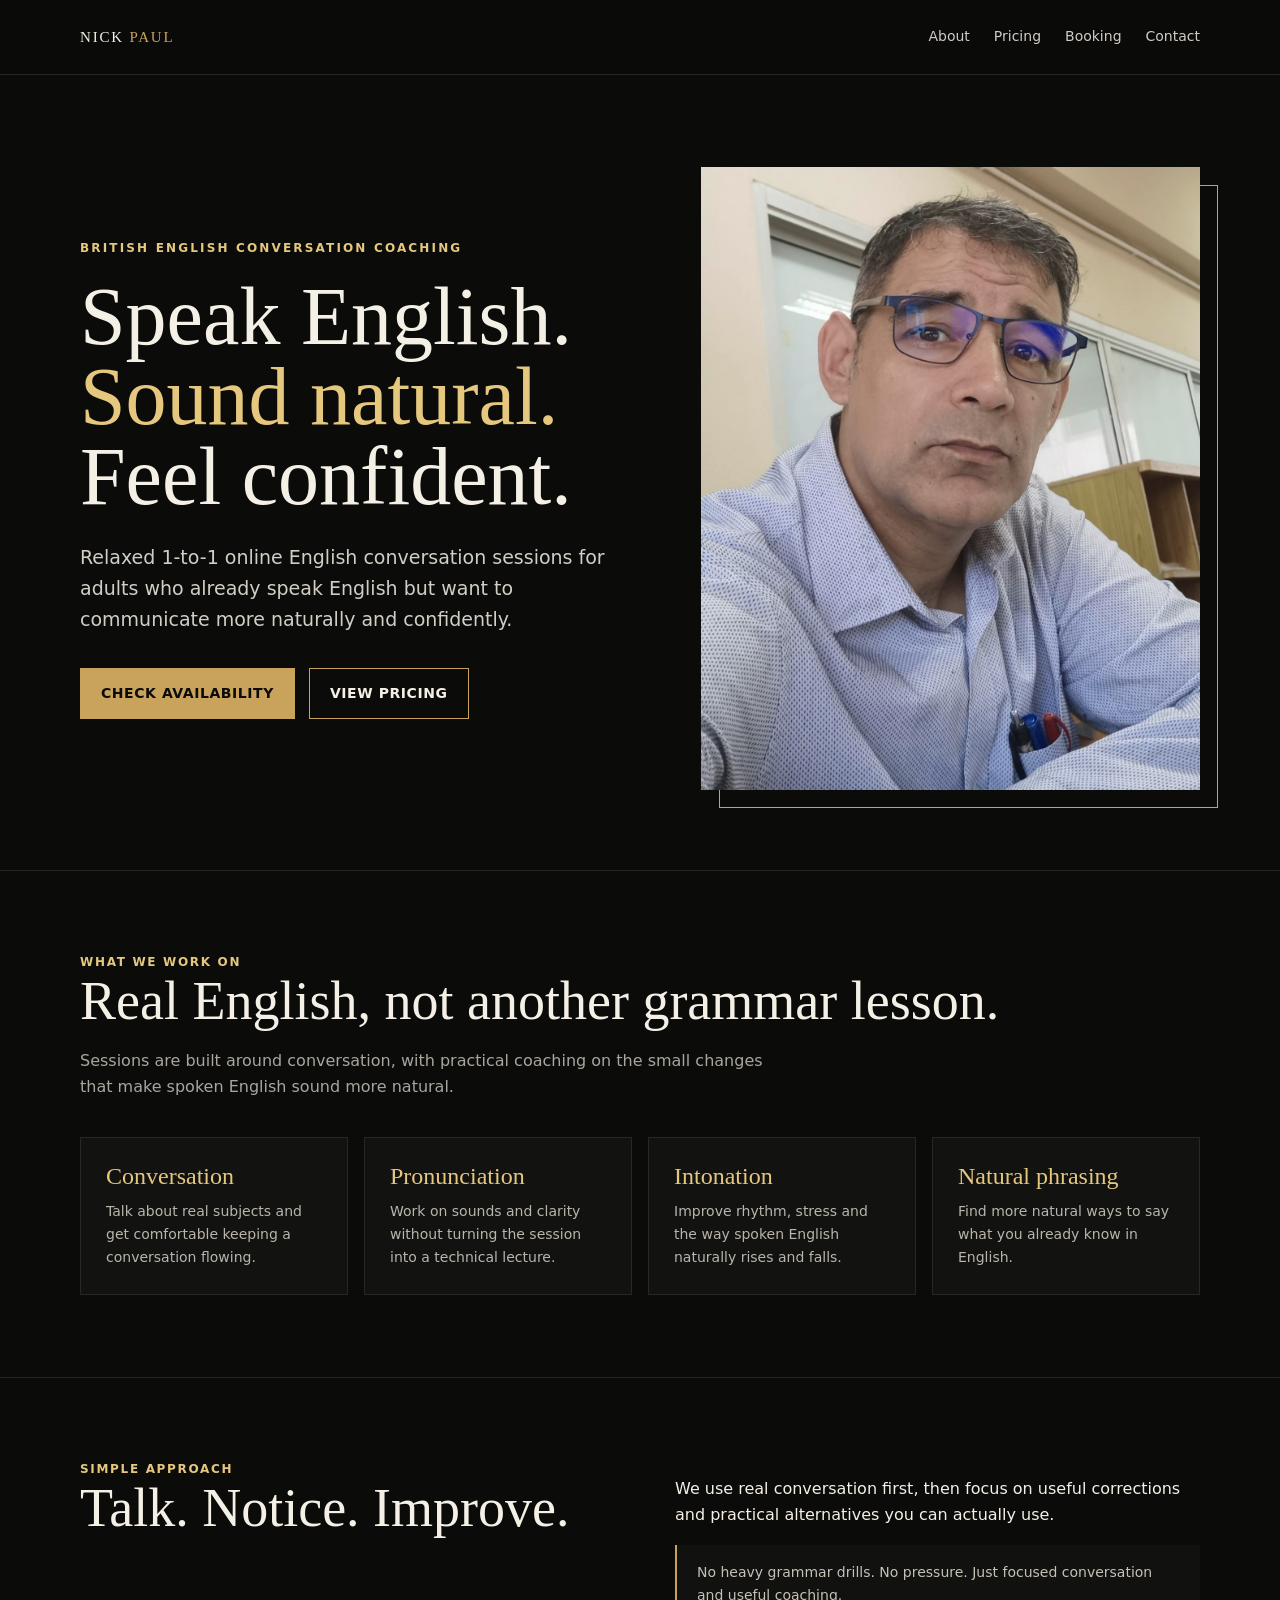
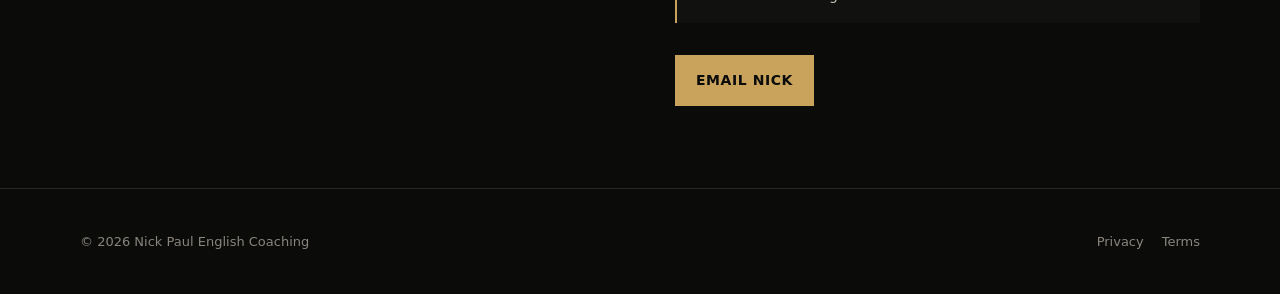
<file: index.html>
<!doctype html><html lang="en-GB"><head><meta charset="utf-8"><meta name="viewport" content="width=device-width,initial-scale=1"><title>Nick Paul | British English Conversation Coach</title><meta name="description" content="Relaxed 1-to-1 online British English conversation coaching. Speak naturally, improve pronunciation and build confidence."><link rel="stylesheet" href="style.css"></head><body><header class="nav"><div class="wrap navin"><a class="brand" href="index.html">NICK <span>PAUL</span></a><nav><a href="about.html">About</a><a href="pricing.html">Pricing</a><a href="booking.html">Booking</a><a href="mailto:nickpaulteaching@gmail.com">Contact</a></nav></div></header><main><section class="wrap hero"><div><div class="eyebrow">BRITISH ENGLISH CONVERSATION COACHING</div><h1>Speak English.<br><em>Sound natural.</em><br>Feel confident.</h1><p class="lead">Relaxed 1-to-1 online English conversation sessions for adults who already speak English but want to communicate more naturally and confidently.</p><div class="buttons"><a class="btn primary" href="booking.html">CHECK AVAILABILITY</a><a class="btn" href="pricing.html">VIEW PRICING</a></div></div><div class="portrait"><img src="nick-portrait.jpg" alt="Nick Paul, British English tutor"></div></section><section class="section"><div class="wrap"><div class="kicker">What we work on</div><h2>Real English, not another grammar lesson.</h2><p class="section-intro">Sessions are built around conversation, with practical coaching on the small changes that make spoken English sound more natural.</p><div class="grid"><div class="card"><b>Conversation</b><p>Talk about real subjects and get comfortable keeping a conversation flowing.</p></div><div class="card"><b>Pronunciation</b><p>Work on sounds and clarity without turning the session into a technical lecture.</p></div><div class="card"><b>Intonation</b><p>Improve rhythm, stress and the way spoken English naturally rises and falls.</p></div><div class="card"><b>Natural phrasing</b><p>Find more natural ways to say what you already know in English.</p></div></div></div></section><section class="section"><div class="wrap split"><div><div class="kicker">Simple approach</div><h2>Talk. Notice. Improve.</h2></div><div><p>We use real conversation first, then focus on useful corrections and practical alternatives you can actually use.</p><p class="notice">No heavy grammar drills. No pressure. Just focused conversation and useful coaching.</p><div class="buttons"><a class="btn primary" href="mailto:nickpaulteaching@gmail.com">EMAIL NICK</a></div></div></div></section></main><footer class="footer"><div class="wrap footerin"><div>© 2026 Nick Paul English Coaching</div><div class="smallnav"><a href="privacy.html">Privacy</a><a href="terms.html">Terms</a></div></div></footer></body></html>
</file>
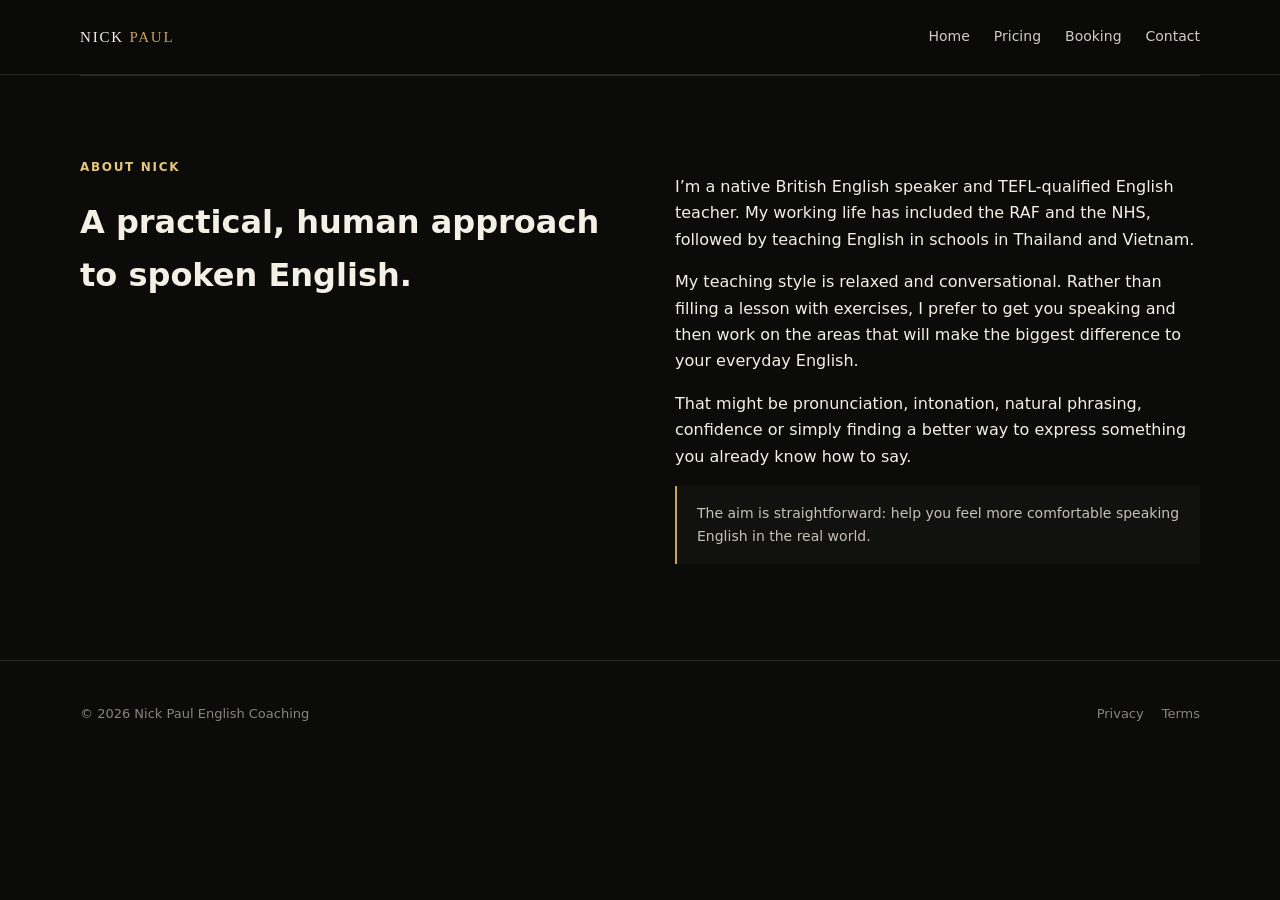
<file: about.html>
<!doctype html><html lang="en-GB"><head><meta charset="utf-8"><meta name="viewport" content="width=device-width,initial-scale=1"><title>About | Nick Paul English Coaching</title><link rel="stylesheet" href="style.css"></head><body><header class="nav"><div class="wrap navin"><a class="brand" href="index.html">NICK <span>PAUL</span></a><nav><a href="index.html">Home</a><a href="pricing.html">Pricing</a><a href="booking.html">Booking</a><a href="mailto:nickpaulteaching@gmail.com">Contact</a></nav></div></header><main class="wrap section"><div class="split"><div><div class="kicker">About Nick</div><h1 class="hero h1" style="padding:0;margin:18px 0 0;display:block">A practical, human approach to spoken English.</h1></div><div><p>I’m a native British English speaker and TEFL-qualified English teacher. My working life has included the RAF and the NHS, followed by teaching English in schools in Thailand and Vietnam.</p><p>My teaching style is relaxed and conversational. Rather than filling a lesson with exercises, I prefer to get you speaking and then work on the areas that will make the biggest difference to your everyday English.</p><p>That might be pronunciation, intonation, natural phrasing, confidence or simply finding a better way to express something you already know how to say.</p><p class="notice">The aim is straightforward: help you feel more comfortable speaking English in the real world.</p></div></div></main><footer class="footer"><div class="wrap footerin"><div>© 2026 Nick Paul English Coaching</div><div class="smallnav"><a href="privacy.html">Privacy</a><a href="terms.html">Terms</a></div></div></footer></body></html>
</file>
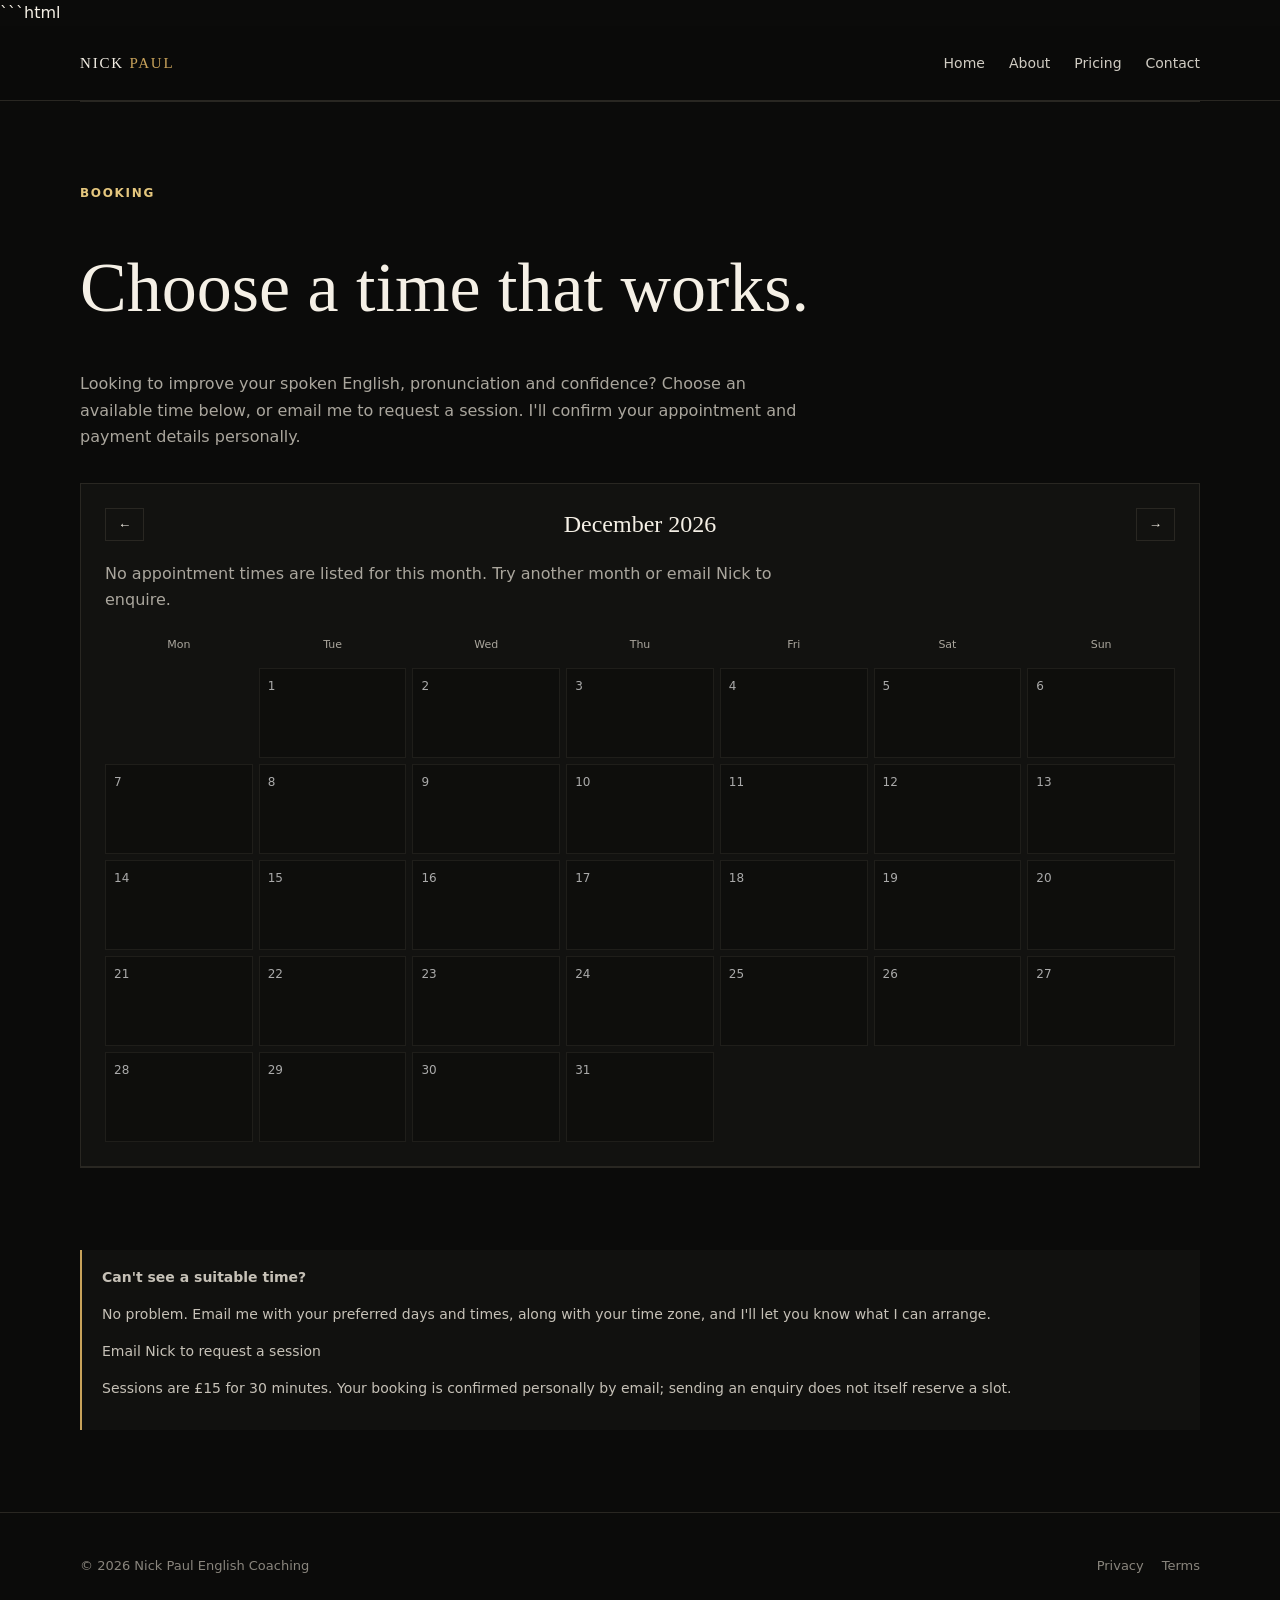
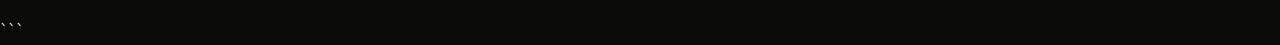
<file: booking.html>
```html
<!doctype html>
<html lang="en-GB">
<head>
  <meta charset="utf-8">
  <meta name="viewport" content="width=device-width, initial-scale=1">
  <title>Booking | Nick Paul English Coaching</title>
  <meta name="description" content="Request a relaxed, one-to-one English coaching session with Nick Paul.">
  <link rel="stylesheet" href="style.css">
</head>
<body>
  <header class="nav">
    <div class="wrap navin">
      <a class="brand" href="index.html">NICK <span>PAUL</span></a>
      <nav>
        <a href="index.html">Home</a>
        <a href="about.html">About</a>
        <a href="pricing.html">Pricing</a>
        <a href="mailto:nickpaulteaching@gmail.com">Contact</a>
      </nav>
    </div>
  </header>

  <main class="wrap section">
    <div class="kicker">Booking</div>

    <h1 style="font:500 clamp(44px,6vw,70px)/1.05 Georgia,serif">
      Choose a time that works.
    </h1>

    <p class="section-intro">
      Looking to improve your spoken English, pronunciation and confidence?
      Choose an available time below, or email me to request a session.
      I'll confirm your appointment and payment details personally.
    </p>

    <div id="calendar" class="calendar"></div>

    <section class="section" style="padding-bottom:0">
      <div class="notice">
        <strong>Can't see a suitable time?</strong>
        <p>
          No problem. Email me with your preferred days and times, along
          with your time zone, and I'll let you know what I can arrange.
        </p>
        <p>
          <a href="mailto:nickpaulteaching@gmail.com?subject=English%20coaching%20enquiry">
            Email Nick to request a session
          </a>
        </p>
        <p>
          Sessions are £15 for 30 minutes. Your booking is confirmed
          personally by email; sending an enquiry does not itself reserve a slot.
        </p>
      </div>
    </section>
  </main>

  <footer class="footer">
    <div class="wrap footerin">
      <div>© 2026 Nick Paul English Coaching</div>
      <div class="smallnav">
        <a href="privacy.html">Privacy</a>
        <a href="terms.html">Terms</a>
      </div>
    </div>
  </footer>

  <script src="script.js"></script>
</body>
</html>
```
</file>
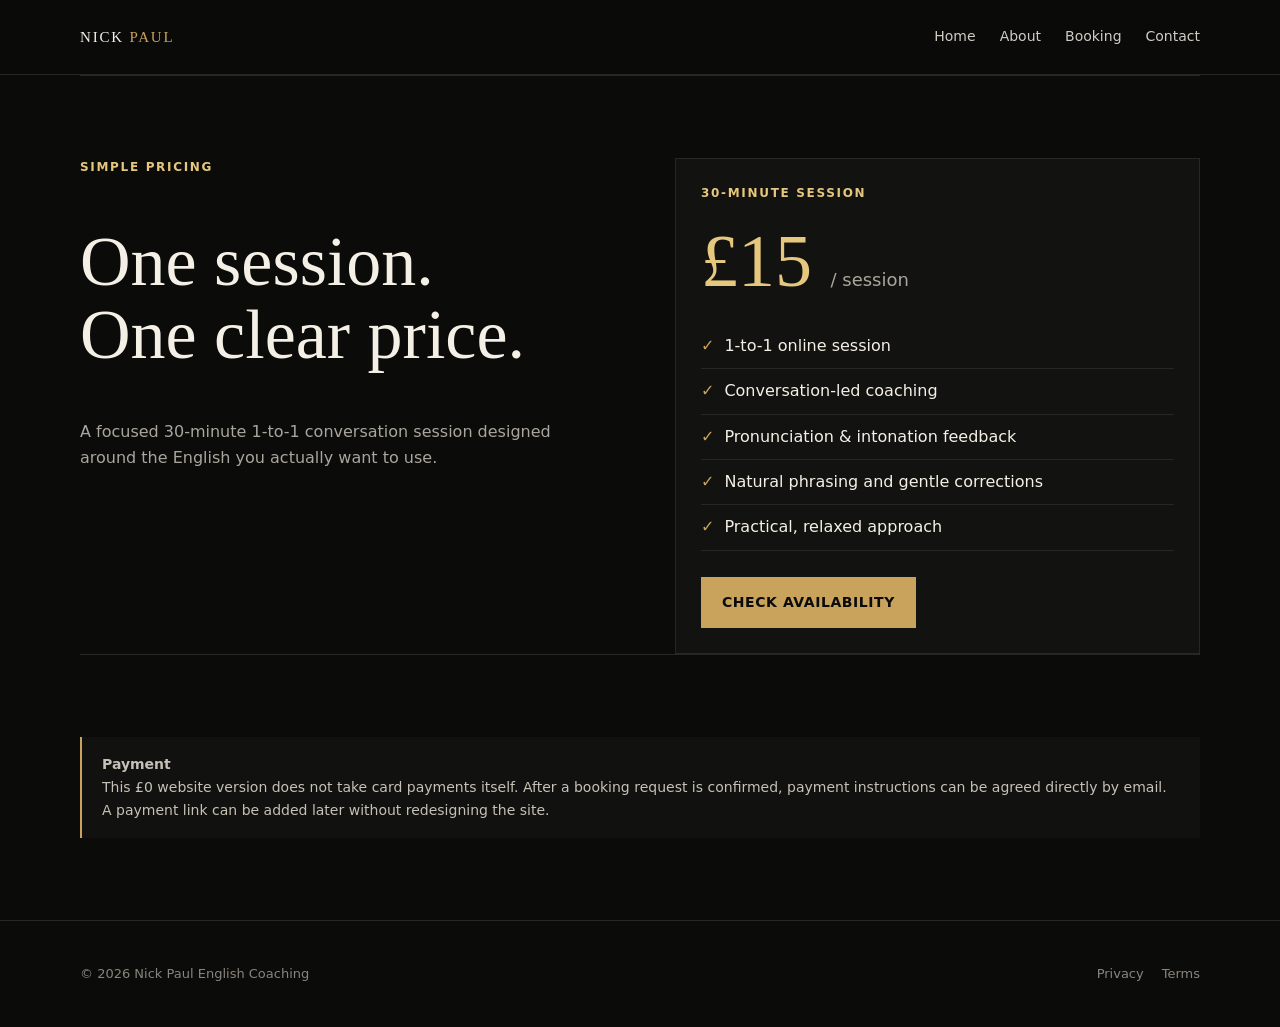
<file: pricing.html>
<!doctype html><html lang="en-GB"><head><meta charset="utf-8"><meta name="viewport" content="width=device-width,initial-scale=1"><title>Pricing | Nick Paul English Coaching</title><link rel="stylesheet" href="style.css"></head><body><header class="nav"><div class="wrap navin"><a class="brand" href="index.html">NICK <span>PAUL</span></a><nav><a href="index.html">Home</a><a href="about.html">About</a><a href="booking.html">Booking</a><a href="mailto:nickpaulteaching@gmail.com">Contact</a></nav></div></header><main class="wrap section"><div class="split"><div><div class="kicker">Simple pricing</div><h1 style="font:500 clamp(44px,6vw,70px)/1.05 Georgia,serif">One session.<br>One clear price.</h1><p class="section-intro">A focused 30-minute 1-to-1 conversation session designed around the English you actually want to use.</p></div><div class="card"><div class="kicker">30-minute session</div><div class="price">£15 <small>/ session</small></div><ul class="clean"><li>1-to-1 online session</li><li>Conversation-led coaching</li><li>Pronunciation & intonation feedback</li><li>Natural phrasing and gentle corrections</li><li>Practical, relaxed approach</li></ul><a class="btn primary" href="booking.html">CHECK AVAILABILITY</a></div></div><div class="section" style="padding-bottom:0"><div class="notice"><strong>Payment</strong><br>This £0 website version does not take card payments itself. After a booking request is confirmed, payment instructions can be agreed directly by email. A payment link can be added later without redesigning the site.</div></div></main><footer class="footer"><div class="wrap footerin"><div>© 2026 Nick Paul English Coaching</div><div class="smallnav"><a href="privacy.html">Privacy</a><a href="terms.html">Terms</a></div></div></footer></body></html>
</file>
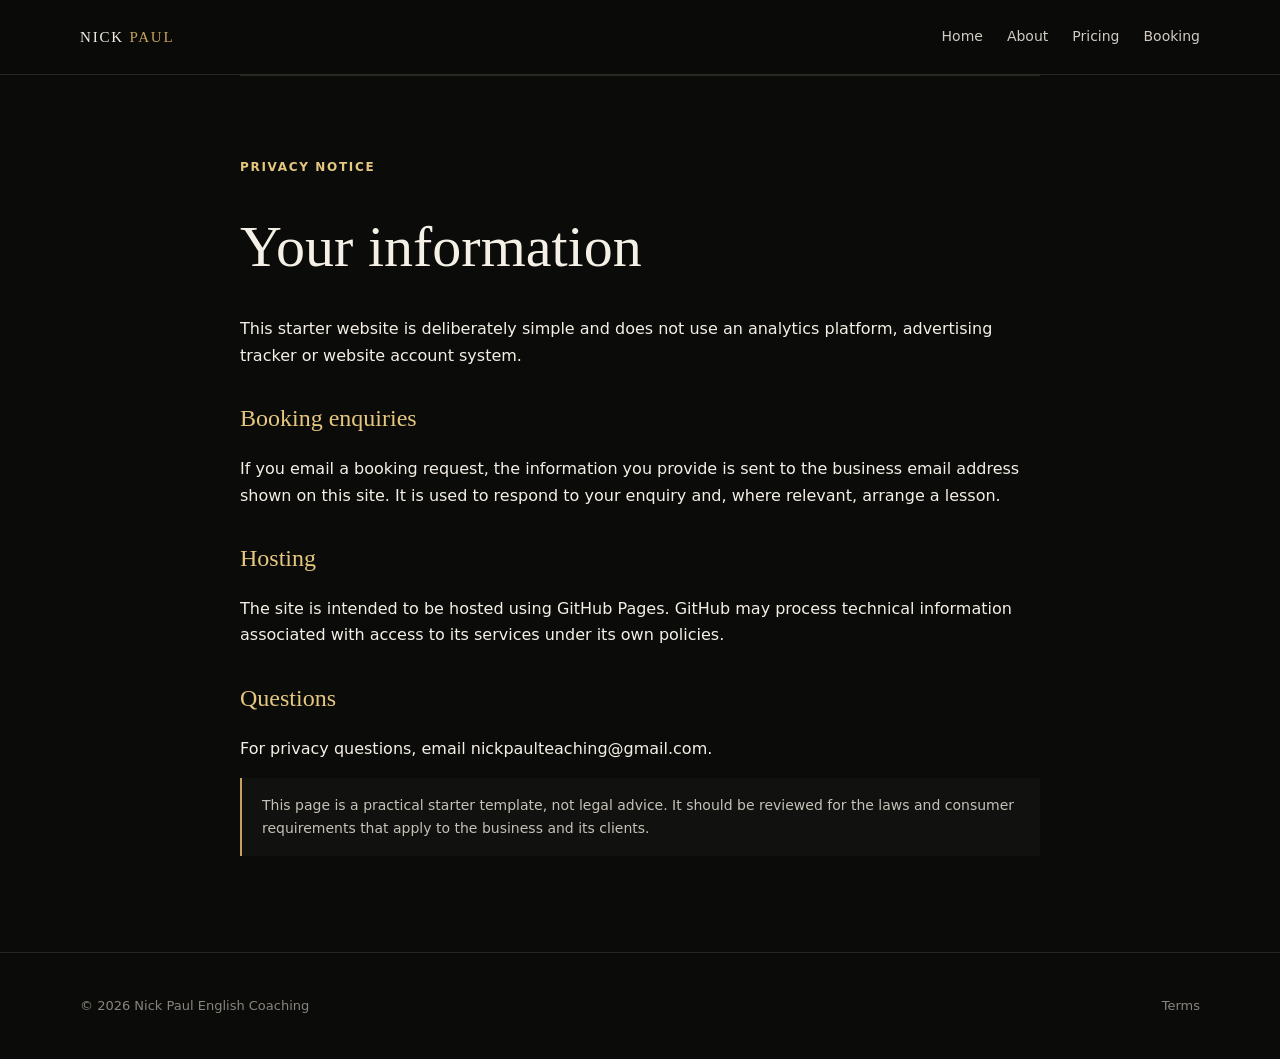
<file: privacy.html>
<!doctype html><html lang="en-GB"><head><meta charset="utf-8"><meta name="viewport" content="width=device-width,initial-scale=1"><title>Privacy | Nick Paul English Coaching</title><link rel="stylesheet" href="style.css"></head><body><header class="nav"><div class="wrap navin"><a class="brand" href="index.html">NICK <span>PAUL</span></a><nav><a href="index.html">Home</a><a href="about.html">About</a><a href="pricing.html">Pricing</a><a href="booking.html">Booking</a></nav></div></header><main class="wrap section legal"><div class="kicker">Privacy notice</div><h1 style="font:500 58px/1.05 Georgia,serif">Your information</h1><p>This starter website is deliberately simple and does not use an analytics platform, advertising tracker or website account system.</p><h3>Booking enquiries</h3><p>If you email a booking request, the information you provide is sent to the business email address shown on this site. It is used to respond to your enquiry and, where relevant, arrange a lesson.</p><h3>Hosting</h3><p>The site is intended to be hosted using GitHub Pages. GitHub may process technical information associated with access to its services under its own policies.</p><h3>Questions</h3><p>For privacy questions, email <a href="mailto:nickpaulteaching@gmail.com">nickpaulteaching@gmail.com</a>.</p><p class="notice">This page is a practical starter template, not legal advice. It should be reviewed for the laws and consumer requirements that apply to the business and its clients.</p></main><footer class="footer"><div class="wrap footerin"><div>© 2026 Nick Paul English Coaching</div><a href="terms.html">Terms</a></div></footer></body></html>
</file>
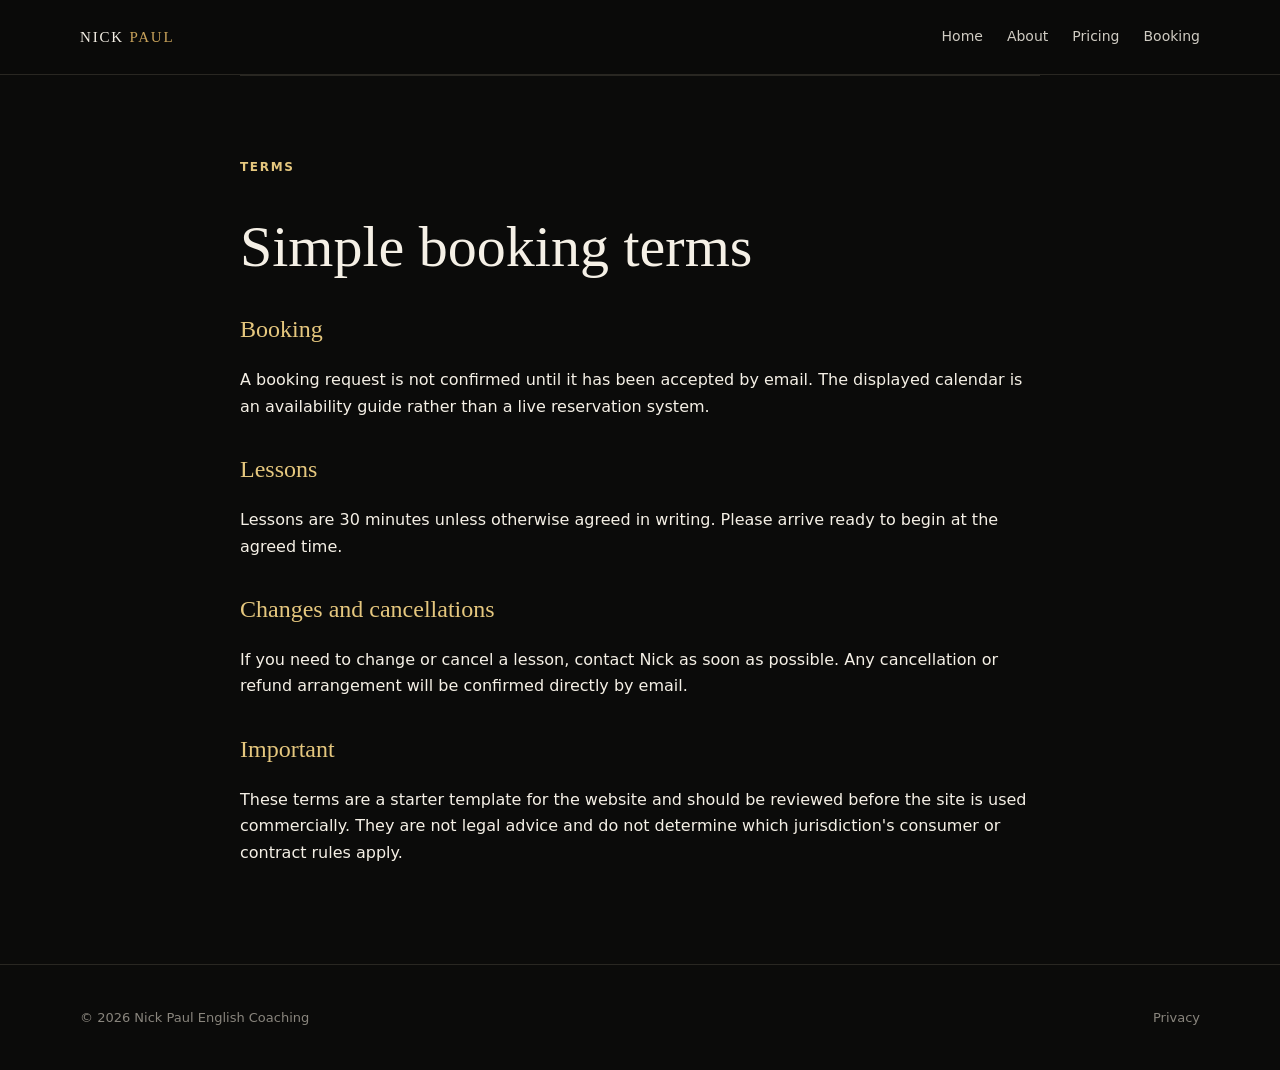
<file: terms.html>
<!doctype html><html lang="en-GB"><head><meta charset="utf-8"><meta name="viewport" content="width=device-width,initial-scale=1"><title>Terms | Nick Paul English Coaching</title><link rel="stylesheet" href="style.css"></head><body><header class="nav"><div class="wrap navin"><a class="brand" href="index.html">NICK <span>PAUL</span></a><nav><a href="index.html">Home</a><a href="about.html">About</a><a href="pricing.html">Pricing</a><a href="booking.html">Booking</a></nav></div></header><main class="wrap section legal"><div class="kicker">Terms</div><h1 style="font:500 58px/1.05 Georgia,serif">Simple booking terms</h1><h3>Booking</h3><p>A booking request is not confirmed until it has been accepted by email. The displayed calendar is an availability guide rather than a live reservation system.</p><h3>Lessons</h3><p>Lessons are 30 minutes unless otherwise agreed in writing. Please arrive ready to begin at the agreed time.</p><h3>Changes and cancellations</h3><p>If you need to change or cancel a lesson, contact Nick as soon as possible. Any cancellation or refund arrangement will be confirmed directly by email.</p><h3>Important</h3><p>These terms are a starter template for the website and should be reviewed before the site is used commercially. They are not legal advice and do not determine which jurisdiction's consumer or contract rules apply.</p></main><footer class="footer"><div class="wrap footerin"><div>© 2026 Nick Paul English Coaching</div><a href="privacy.html">Privacy</a></div></footer></body></html>
</file>
<file: style.css>
:root{--bg:#0b0b0a;--panel:#121210;--gold:#c9a35b;--gold2:#e5c77e;--cream:#f5f0e6;--muted:#aaa69d;--line:#292722}*{box-sizing:border-box}html{scroll-behavior:smooth}body{margin:0;background:var(--bg);color:var(--cream);font-family:Inter,system-ui,-apple-system,Segoe UI,sans-serif;line-height:1.65}a{color:inherit;text-decoration:none}.wrap{width:min(1120px,92%);margin:auto}.nav{position:sticky;top:0;z-index:10;background:rgba(11,11,10,.93);backdrop-filter:blur(12px);border-bottom:1px solid var(--line)}.navin{height:74px;display:flex;align-items:center;justify-content:space-between}.brand{font-family:Georgia,serif;letter-spacing:.12em;font-size:15px}.brand span{color:var(--gold)}nav{display:flex;gap:24px;font-size:14px;color:#d0ccc3}nav a:hover{color:var(--gold2)}.hero{padding:92px 0 80px;display:grid;grid-template-columns:1.05fr .95fr;gap:70px;align-items:center}.eyebrow{color:var(--gold2);letter-spacing:.18em;font-size:12px;font-weight:700}.hero h1{font:500 clamp(48px,7vw,82px)/.98 Georgia,serif;margin:18px 0 24px}.hero h1 em{color:var(--gold2);font-style:normal}.lead{font-size:19px;color:#d2cec5;max-width:620px}.buttons{display:flex;gap:14px;flex-wrap:wrap;margin-top:32px}.btn{display:inline-block;padding:13px 20px;border:1px solid var(--gold);font-weight:700;font-size:14px;letter-spacing:.04em}.btn.primary{background:var(--gold);color:#0b0b0a}.btn:hover{transform:translateY(-1px)}.portrait{position:relative}.portrait img{width:100%;display:block;aspect-ratio:4/5;object-fit:cover;object-position:center 34%;filter:saturate(.8)}.portrait:after{content:"";position:absolute;inset:18px -18px -18px 18px;border:1px solid var(--gold);z-index:-1}.section{padding:82px 0;border-top:1px solid var(--line)}.section h2{font:500 clamp(34px,5vw,54px)/1.05 Georgia,serif;margin:0 0 18px}.section-intro{color:var(--muted);max-width:720px}.grid{display:grid;grid-template-columns:repeat(4,1fr);gap:16px;margin-top:36px}.card{background:var(--panel);border:1px solid var(--line);padding:25px}.card b{display:block;font:500 24px Georgia,serif;margin-bottom:10px;color:var(--gold2)}.card p{margin:0;color:#b9b5ac;font-size:14px}.split{display:grid;grid-template-columns:1fr 1fr;gap:70px;align-items:start}.kicker{color:var(--gold2);text-transform:uppercase;letter-spacing:.14em;font-size:12px;font-weight:700}.price{font:500 74px/1 Georgia,serif;color:var(--gold2);margin:20px 0 4px}.price small{font:400 18px system-ui;color:var(--muted)}ul.clean{list-style:none;padding:0;margin:26px 0}ul.clean li{padding:9px 0;border-bottom:1px solid var(--line)}ul.clean li:before{content:'✓';color:var(--gold);margin-right:10px}.notice{border-left:2px solid var(--gold);padding:16px 20px;background:#11110f;color:#c6c1b7;font-size:14px}.calendar{margin-top:32px;border:1px solid var(--line);background:var(--panel);padding:24px}.monthbar{display:flex;justify-content:space-between;align-items:center;margin-bottom:20px}.monthbar button{background:none;color:var(--cream);border:1px solid var(--line);padding:8px 12px;cursor:pointer}.monthbar strong{font:500 24px Georgia,serif}.days{display:grid;grid-template-columns:repeat(7,1fr);gap:6px}.dayhead{color:var(--muted);font-size:11px;text-align:center;padding:7px}.day{min-height:90px;background:#0e0e0c;border:1px solid #1f1e1a;padding:8px;font-size:12px}.day.today{border-color:var(--gold)}.daynum{color:#aaa;margin-bottom:7px}.slot{display:block;width:100%;margin:4px 0;padding:5px 6px;background:#1c1a15;border:1px solid #3b3324;color:var(--gold2);font-size:11px;cursor:pointer;text-align:left}.slot:hover{background:#29241a}.form{display:grid;gap:13px;max-width:650px}.form input,.form textarea{width:100%;background:#10100e;border:1px solid var(--line);color:var(--cream);padding:13px;font:inherit}.form textarea{min-height:130px}.footer{padding:42px 0;border-top:1px solid var(--line);color:#89857d;font-size:13px}.footerin{display:flex;justify-content:space-between;gap:20px;flex-wrap:wrap}.smallnav{display:flex;gap:18px}.legal{max-width:800px}.legal h3{font:500 24px Georgia,serif;color:var(--gold2);margin-top:36px}@media(max-width:800px){nav{gap:12px;font-size:12px}.hero,.split{grid-template-columns:1fr;gap:40px}.hero{padding-top:60px}.grid{grid-template-columns:1fr 1fr}.portrait{max-width:520px}.days{gap:3px}.day{min-height:72px;padding:5px}.slot{font-size:10px}}@media(max-width:520px){nav a:nth-child(2),nav a:nth-child(3){display:none}.grid{grid-template-columns:1fr}.hero h1{font-size:50px}.calendar{padding:10px}.day{min-height:58px}.slot{padding:3px;font-size:9px}.dayhead{font-size:9px}}
</file>
